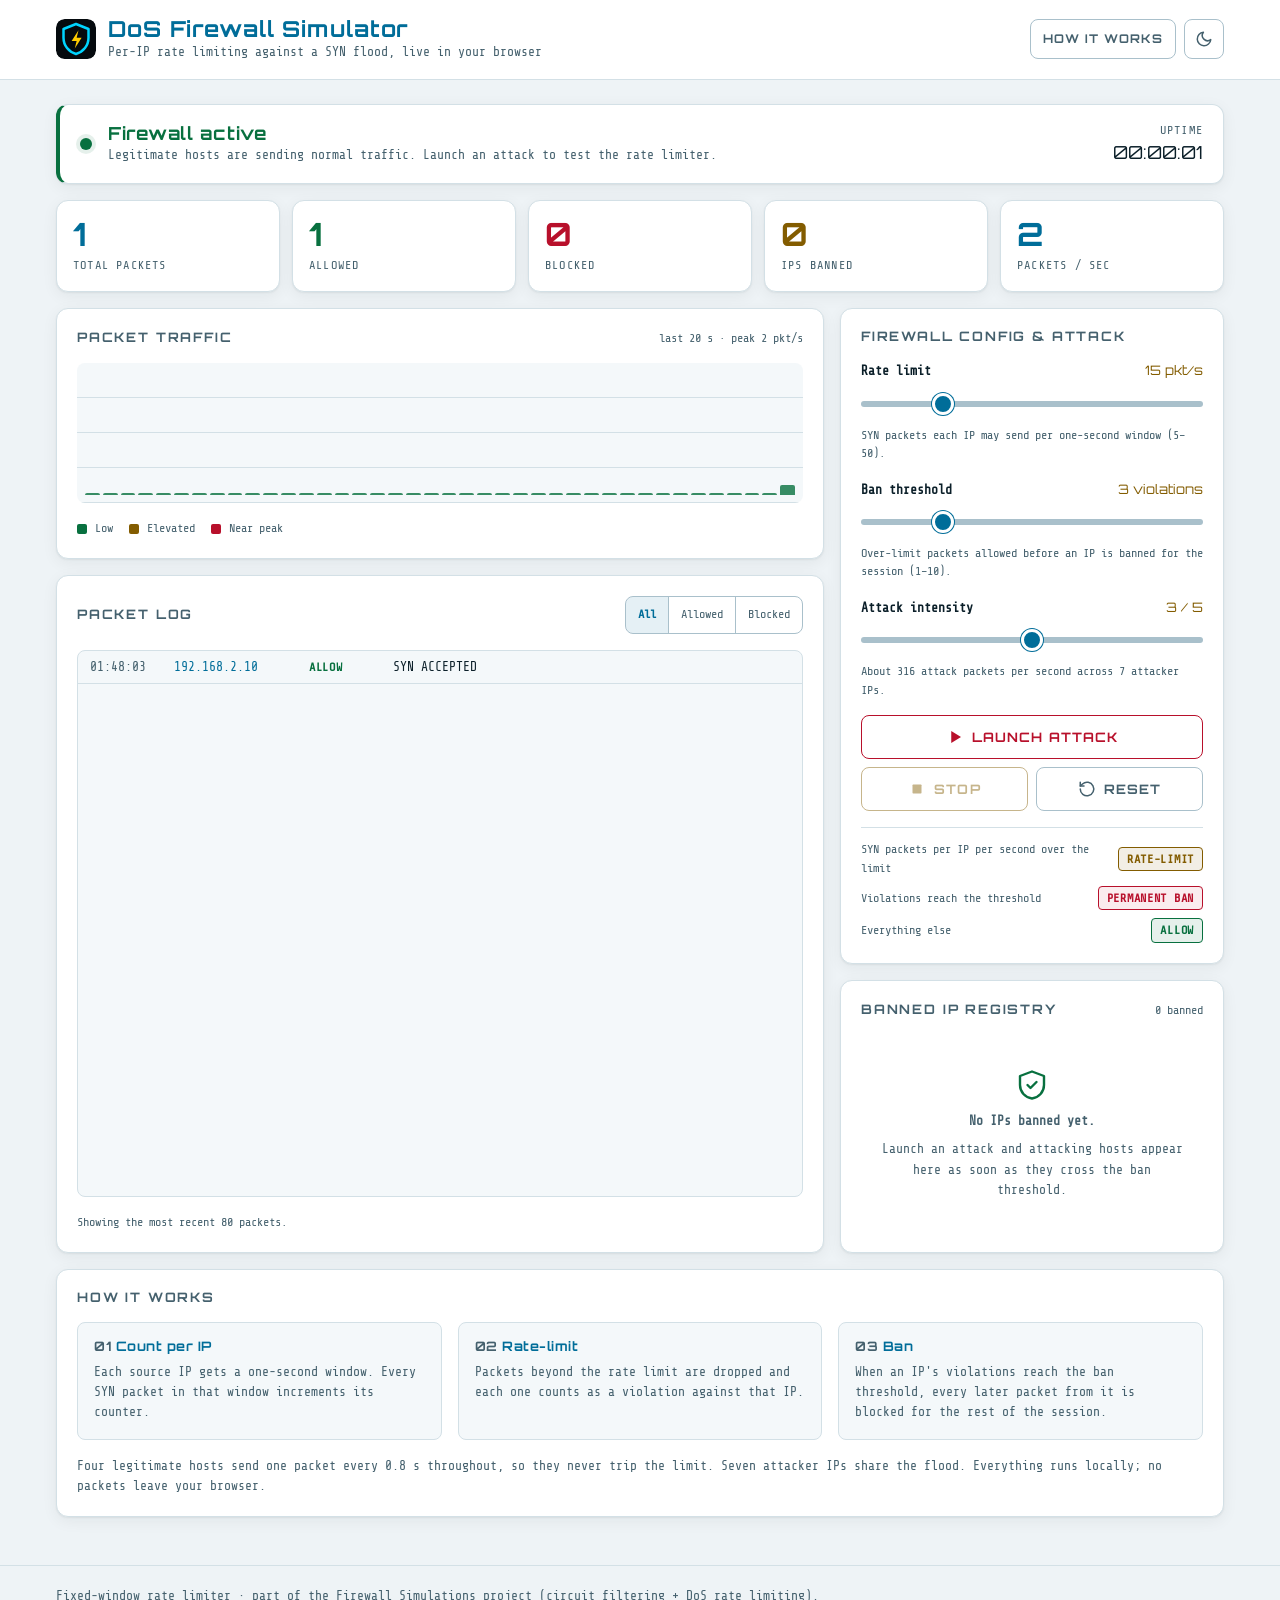
<file: web/index.html>
<!DOCTYPE html>
<html lang="en" data-theme="dark">
<head>
<meta charset="UTF-8">
<meta name="viewport" content="width=device-width, initial-scale=1.0">
<title>DoS Firewall Simulator · SYN-flood rate limiting</title>
<meta name="description" content="Interactive browser simulation of a rate-limiting firewall defending against a SYN flood: per-IP rate limits, violation counting and automatic bans.">
<meta name="color-scheme" content="dark light">
<meta name="theme-color" content="#050a0e" media="(prefers-color-scheme: dark)">
<meta name="theme-color" content="#f3f7f9" media="(prefers-color-scheme: light)">

<meta property="og:type" content="website">
<meta property="og:title" content="DoS Firewall Simulator">
<meta property="og:description" content="Launch a SYN flood and watch a per-IP rate limiter block and ban the attackers while legitimate traffic keeps flowing.">
<meta name="twitter:card" content="summary">
<meta name="twitter:title" content="DoS Firewall Simulator">
<meta name="twitter:description" content="Launch a SYN flood and watch a per-IP rate limiter block and ban the attackers while legitimate traffic keeps flowing.">

<link rel="icon" href="favicon.svg" type="image/svg+xml">
<link rel="preconnect" href="https://fonts.googleapis.com">
<link rel="preconnect" href="https://fonts.gstatic.com" crossorigin>
<link rel="stylesheet" href="https://fonts.googleapis.com/css2?family=Orbitron:wght@700&family=Share+Tech+Mono&display=swap">
<link rel="stylesheet" href="styles.css">

<script>
  // Apply the saved or system theme before first paint to avoid a flash.
  (function () {
    var theme = 'dark';
    try {
      var saved = localStorage.getItem('dos-sim-theme');
      if (saved === 'light' || saved === 'dark') theme = saved;
      else if (window.matchMedia && matchMedia('(prefers-color-scheme: light)').matches) theme = 'light';
    } catch (e) { /* storage unavailable: keep default */ }
    document.documentElement.setAttribute('data-theme', theme);
  })();
</script>
</head>
<body>

<a class="skip-link" href="#controls">Skip to controls</a>

<header class="site-header">
  <div class="container header-inner">
    <div class="brand">
      <img class="brand-mark" src="favicon.svg" alt="" width="40" height="40">
      <div>
        <h1 class="brand-title">DoS Firewall Simulator</h1>
        <p class="brand-subtitle">Per-IP rate limiting against a SYN flood, live in your browser</p>
      </div>
    </div>
    <div class="header-actions">
      <a class="btn btn-ghost btn-sm" href="#how-it-works">How it works</a>
      <button type="button" class="btn btn-ghost btn-sm btn-icon" id="theme-toggle" aria-label="Switch to light theme">
        <svg class="icon icon-sun" viewBox="0 0 24 24" aria-hidden="true"><circle cx="12" cy="12" r="4"/><path d="M12 2v2M12 20v2M4.93 4.93l1.41 1.41M17.66 17.66l1.41 1.41M2 12h2M20 12h2M4.93 19.07l1.41-1.41M17.66 6.34l1.41-1.41"/></svg>
        <svg class="icon icon-moon" viewBox="0 0 24 24" aria-hidden="true"><path d="M21 12.8A9 9 0 1 1 11.2 3a7 7 0 0 0 9.8 9.8Z"/></svg>
      </button>
    </div>
  </div>
</header>

<noscript>
  <div class="container"><p class="alert alert-warning">This simulator runs entirely in JavaScript. Enable JavaScript to use it.</p></div>
</noscript>

<main class="container" id="main">

  <div class="alert alert-danger" id="load-error" role="alert" hidden>
    <strong>The firewall engine failed to load.</strong>
    Make sure <code>rate-limiter.js</code> sits next to <code>index.html</code>, then reload the page.
  </div>

  <section class="status-banner" id="status-banner" data-state="idle" aria-labelledby="status-title">
    <span class="status-dot" aria-hidden="true"></span>
    <div class="status-text">
      <h2 class="status-title" id="status-title">Firewall active</h2>
      <p class="status-detail" id="status-detail" role="status">Legitimate hosts are sending normal traffic. Launch an attack to test the rate limiter.</p>
    </div>
    <div class="status-meta">
      <span class="meta-label">Uptime</span>
      <span class="meta-value" id="uptime">00:00:00</span>
    </div>
  </section>

  <section class="stats" aria-label="Firewall statistics">
    <div class="stat stat-accent">
      <span class="stat-label" id="lbl-total">Total packets</span>
      <span class="stat-value" id="stat-total" aria-labelledby="lbl-total">0</span>
    </div>
    <div class="stat stat-success">
      <span class="stat-label" id="lbl-allowed">Allowed</span>
      <span class="stat-value" id="stat-allowed" aria-labelledby="lbl-allowed">0</span>
    </div>
    <div class="stat stat-danger">
      <span class="stat-label" id="lbl-blocked">Blocked</span>
      <span class="stat-value" id="stat-blocked" aria-labelledby="lbl-blocked">0</span>
    </div>
    <div class="stat stat-warning">
      <span class="stat-label" id="lbl-ips">IPs banned</span>
      <span class="stat-value" id="stat-ips" aria-labelledby="lbl-ips">0</span>
    </div>
    <div class="stat stat-accent">
      <span class="stat-label" id="lbl-rate">Packets / sec</span>
      <span class="stat-value" id="stat-rate" aria-labelledby="lbl-rate">0</span>
    </div>
  </section>

  <div class="layout">

    <section class="card area-controls" id="controls" aria-labelledby="controls-title" tabindex="-1">
      <header class="card-header">
        <h2 class="card-title" id="controls-title">Firewall config &amp; attack</h2>
      </header>

      <div class="field">
        <div class="field-row">
          <label for="sl-rate">Rate limit</label>
          <output id="out-rate" for="sl-rate">15 pkt/s</output>
        </div>
        <input type="range" id="sl-rate" min="5" max="50" value="15" aria-describedby="hint-rate">
        <p class="field-hint" id="hint-rate">SYN packets each IP may send per one-second window (5–50).</p>
      </div>

      <div class="field">
        <div class="field-row">
          <label for="sl-ban">Ban threshold</label>
          <output id="out-ban" for="sl-ban">3 violations</output>
        </div>
        <input type="range" id="sl-ban" min="1" max="10" value="3" aria-describedby="hint-ban">
        <p class="field-hint" id="hint-ban">Over-limit packets allowed before an IP is banned for the session (1–10).</p>
      </div>

      <div class="field">
        <div class="field-row">
          <label for="sl-intensity">Attack intensity</label>
          <output id="out-intensity" for="sl-intensity">3 / 5</output>
        </div>
        <input type="range" id="sl-intensity" min="1" max="5" value="3" aria-describedby="hint-intensity">
        <p class="field-hint" id="hint-intensity">About <span id="intensity-pps">316</span> attack packets per second across 7 attacker IPs.</p>
      </div>

      <div class="btn-row">
        <button type="button" class="btn btn-danger" id="btn-attack" aria-pressed="false">
          <svg class="icon" viewBox="0 0 24 24" aria-hidden="true"><path d="M7 4v16l13-8z" fill="currentColor" stroke="none"/></svg>
          <span>Launch attack</span>
        </button>
        <button type="button" class="btn btn-warning" id="btn-stop" disabled>
          <svg class="icon" viewBox="0 0 24 24" aria-hidden="true"><rect x="6" y="6" width="12" height="12" rx="1" fill="currentColor" stroke="none"/></svg>
          <span>Stop</span>
        </button>
        <button type="button" class="btn btn-ghost" id="btn-reset">
          <svg class="icon" viewBox="0 0 24 24" aria-hidden="true"><path d="M3 12a9 9 0 1 0 3-6.7L3 8"/><path d="M3 3v5h5"/></svg>
          <span>Reset</span>
        </button>
      </div>

      <ul class="rules" aria-label="Active firewall rules">
        <li><span>SYN packets per IP per second over the limit</span><span class="tag tag-warning">Rate-limit</span></li>
        <li><span>Violations reach the threshold</span><span class="tag tag-danger">Permanent ban</span></li>
        <li><span>Everything else</span><span class="tag tag-success">Allow</span></li>
      </ul>
    </section>

    <section class="card area-chart" aria-labelledby="chart-title">
      <header class="card-header">
        <h2 class="card-title" id="chart-title">Packet traffic</h2>
        <span class="card-meta">last 20 s · peak <span id="chart-peak">0</span> pkt/s</span>
      </header>
      <div class="chart" id="traffic-bars" role="img" aria-label="Bar chart of total packets per second over the last 40 half-second intervals"></div>
      <ul class="legend" aria-hidden="true">
        <li><span class="swatch swatch-low"></span>Low</li>
        <li><span class="swatch swatch-mid"></span>Elevated</li>
        <li><span class="swatch swatch-high"></span>Near peak</li>
      </ul>
    </section>

    <section class="card area-log" aria-labelledby="log-title">
      <header class="card-header">
        <h2 class="card-title" id="log-title">Packet log</h2>
        <div class="segmented" role="radiogroup" aria-label="Filter packet log">
          <label><input type="radio" name="log-filter" value="all" checked><span>All</span></label>
          <label><input type="radio" name="log-filter" value="allow"><span>Allowed</span></label>
          <label><input type="radio" name="log-filter" value="block"><span>Blocked</span></label>
        </div>
      </header>
      <div class="log" id="log-body" data-filter="all" role="log" aria-labelledby="log-title" aria-live="off" tabindex="0">
        <p class="empty" id="log-empty">Waiting for the first packet…</p>
      </div>
      <p class="card-foot">Showing the most recent <span id="log-max">80</span> packets.</p>
    </section>

    <section class="card area-registry" aria-labelledby="registry-title">
      <header class="card-header">
        <h2 class="card-title" id="registry-title">Banned IP registry</h2>
        <span class="card-meta" id="registry-count">0 banned</span>
      </header>
      <div class="registry" id="registry-body" tabindex="0" aria-labelledby="registry-title">
        <div class="empty" id="registry-empty">
          <svg class="empty-icon" viewBox="0 0 24 24" aria-hidden="true"><path d="M12 3 4 6v6c0 4.6 3.4 8.4 8 9 4.6-.6 8-4.4 8-9V6l-8-3Z"/><path d="m9 12 2 2 4-4"/></svg>
          <p><strong>No IPs banned yet.</strong></p>
          <p>Launch an attack and attacking hosts appear here as soon as they cross the ban threshold.</p>
        </div>
      </div>
    </section>

  </div>

  <section class="card how" id="how-it-works" aria-labelledby="how-title">
    <h2 class="card-title" id="how-title">How it works</h2>
    <ol class="steps">
      <li>
        <h3>Count per IP</h3>
        <p>Each source IP gets a one-second window. Every SYN packet in that window increments its counter.</p>
      </li>
      <li>
        <h3>Rate-limit</h3>
        <p>Packets beyond the rate limit are dropped and each one counts as a violation against that IP.</p>
      </li>
      <li>
        <h3>Ban</h3>
        <p>When an IP's violations reach the ban threshold, every later packet from it is blocked for the rest of the session.</p>
      </li>
    </ol>
    <p class="how-note">Four legitimate hosts send one packet every 0.8 s throughout, so they never trip the limit. Seven attacker IPs share the flood. Everything runs locally; no packets leave your browser.</p>
  </section>

</main>

<footer class="site-footer">
  <div class="container">
    <p>Fixed-window rate limiter · part of the Firewall Simulations project (circuit filtering + DoS rate limiting).</p>
  </div>
</footer>

<script src="rate-limiter.js"></script>
<script src="app.js"></script>
</body>
</html>
</file>
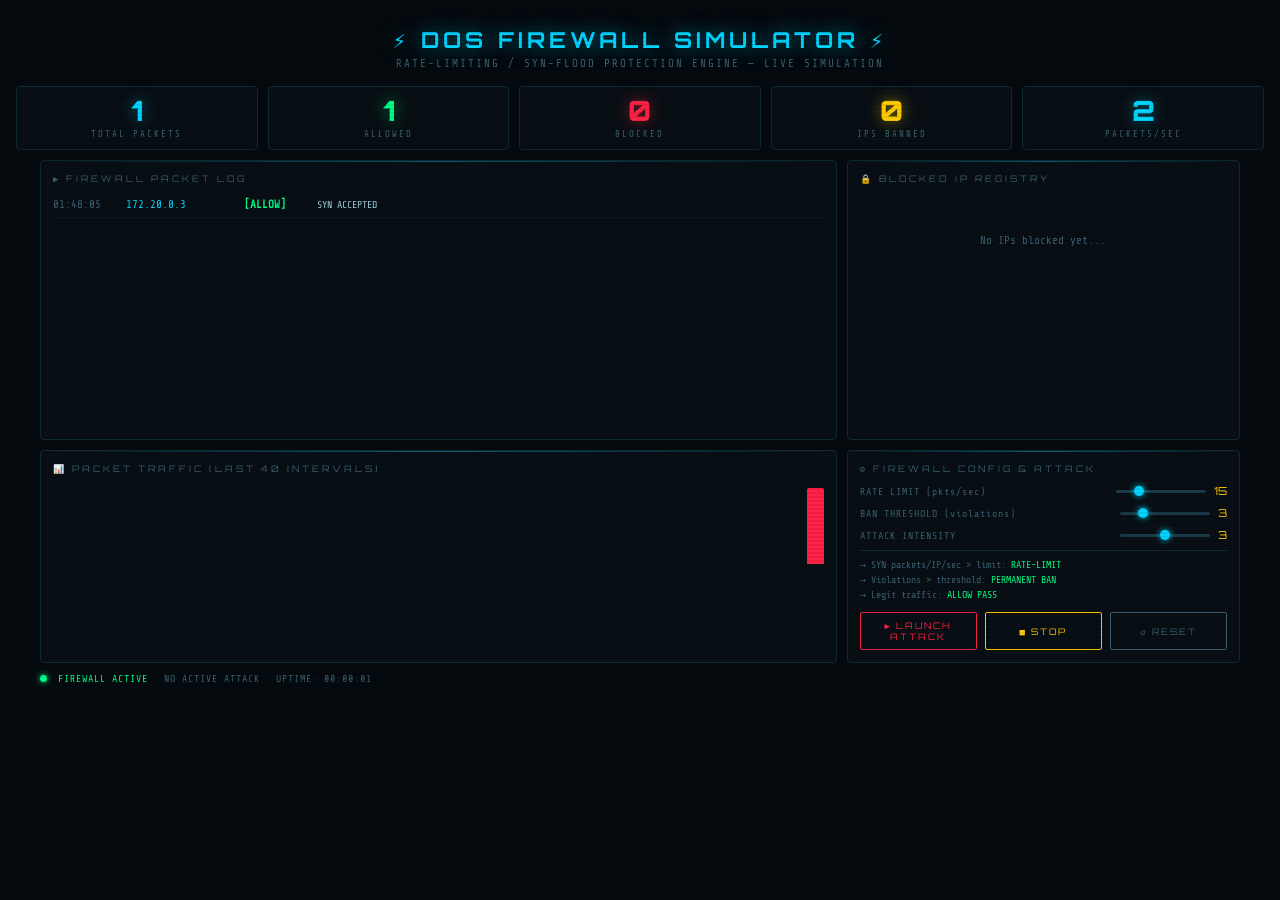
<file: circuit-filtering-firewall-simulation/firewall_simulator.html>
<!DOCTYPE html>
<html lang="en">
<head>
<meta charset="UTF-8">
<meta name="viewport" content="width=device-width, initial-scale=1.0">
<title>DoS Firewall Simulator</title>
<style>
  @import url('https://fonts.googleapis.com/css2?family=Share+Tech+Mono&family=Orbitron:wght@400;700;900&display=swap');

  :root {
    --bg: #050a0e;
    --panel: #080f14;
    --border: #0f2a35;
    --green: #00ff88;
    --red: #ff2244;
    --yellow: #ffcc00;
    --cyan: #00d4ff;
    --dim: #1a3a4a;
    --text: #a0d4e0;
    --muted: #3a6070;
  }

  * { box-sizing: border-box; margin: 0; padding: 0; }

  body {
    background: var(--bg);
    color: var(--text);
    font-family: 'Share Tech Mono', monospace;
    min-height: 100vh;
    padding: 16px;
    overflow-x: hidden;
  }

  /* Scanline effect */
  body::before {
    content: '';
    position: fixed; inset: 0;
    background: repeating-linear-gradient(0deg, transparent, transparent 2px, rgba(0,0,0,0.07) 2px, rgba(0,0,0,0.07) 4px);
    pointer-events: none;
    z-index: 9999;
  }

  h1 {
    font-family: 'Orbitron', monospace;
    font-size: clamp(14px, 2.5vw, 22px);
    color: var(--cyan);
    letter-spacing: 4px;
    text-shadow: 0 0 20px rgba(0,212,255,0.6);
    text-align: center;
    padding: 10px 0 4px;
  }

  .subtitle {
    text-align: center;
    color: var(--muted);
    font-size: 11px;
    letter-spacing: 2px;
    margin-bottom: 16px;
  }

  .grid {
    display: grid;
    grid-template-columns: 1fr 1fr 1fr;
    grid-template-rows: auto auto auto;
    gap: 10px;
    max-width: 1200px;
    margin: 0 auto;
  }

  .panel {
    background: var(--panel);
    border: 1px solid var(--border);
    border-radius: 4px;
    padding: 12px;
    position: relative;
    overflow: hidden;
  }

  .panel::before {
    content: '';
    position: absolute;
    top: 0; left: 0; right: 0;
    height: 1px;
    background: linear-gradient(90deg, transparent, var(--cyan), transparent);
    opacity: 0.4;
  }

  .panel-title {
    font-family: 'Orbitron', monospace;
    font-size: 9px;
    letter-spacing: 3px;
    color: var(--muted);
    margin-bottom: 10px;
    text-transform: uppercase;
  }

  /* Stats row */
  .stats-row { grid-column: 1 / -1; display: grid; grid-template-columns: repeat(5, 1fr); gap: 10px; }

  .stat-box {
    background: var(--panel);
    border: 1px solid var(--border);
    border-radius: 4px;
    padding: 10px 12px;
    text-align: center;
  }

  .stat-value {
    font-family: 'Orbitron', monospace;
    font-size: clamp(18px, 3vw, 28px);
    font-weight: 900;
    line-height: 1;
    margin-bottom: 4px;
  }

  .stat-label { font-size: 9px; letter-spacing: 2px; color: var(--muted); }

  .sv-total { color: var(--cyan); text-shadow: 0 0 15px rgba(0,212,255,0.5); }
  .sv-blocked { color: var(--red); text-shadow: 0 0 15px rgba(255,34,68,0.5); }
  .sv-allowed { color: var(--green); text-shadow: 0 0 15px rgba(0,255,136,0.5); }
  .sv-ips { color: var(--yellow); text-shadow: 0 0 15px rgba(255,204,0,0.5); }
  .sv-rate { color: var(--cyan); text-shadow: 0 0 15px rgba(0,212,255,0.4); }

  /* Log panel */
  .log-panel { grid-column: 1 / 3; grid-row: 2; height: 280px; }

  .log-body {
    height: 240px;
    overflow-y: auto;
    font-size: 11px;
    line-height: 1.7;
  }

  .log-body::-webkit-scrollbar { width: 4px; }
  .log-body::-webkit-scrollbar-track { background: var(--bg); }
  .log-body::-webkit-scrollbar-thumb { background: var(--dim); }

  .log-entry { display: flex; gap: 8px; padding: 2px 0; border-bottom: 1px solid rgba(15,42,53,0.5); }
  .log-time { color: var(--muted); min-width: 65px; }
  .log-ip { min-width: 110px; color: var(--cyan); }
  .log-action-allow { color: var(--green); min-width: 65px; font-weight: bold; }
  .log-action-block { color: var(--red); min-width: 65px; font-weight: bold; }
  .log-msg { color: var(--text); font-size: 10px; }

  /* IP blocklist */
  .blocklist-panel { grid-column: 3; grid-row: 2; height: 280px; }

  .blocklist-body { height: 240px; overflow-y: auto; font-size: 11px; }
  .blocklist-body::-webkit-scrollbar { width: 4px; }
  .blocklist-body::-webkit-scrollbar-track { background: var(--bg); }
  .blocklist-body::-webkit-scrollbar-thumb { background: var(--dim); }

  .block-entry {
    display: flex;
    justify-content: space-between;
    align-items: center;
    padding: 5px 6px;
    margin-bottom: 3px;
    background: rgba(255,34,68,0.05);
    border: 1px solid rgba(255,34,68,0.15);
    border-radius: 2px;
    animation: blockPulse 0.4s ease;
  }

  @keyframes blockPulse {
    0% { background: rgba(255,34,68,0.3); }
    100% { background: rgba(255,34,68,0.05); }
  }

  .block-ip { color: var(--red); }
  .block-count { color: var(--yellow); font-size: 10px; }
  .block-badge {
    background: rgba(255,34,68,0.2);
    border: 1px solid rgba(255,34,68,0.4);
    color: var(--red);
    font-size: 8px;
    padding: 1px 5px;
    border-radius: 2px;
    letter-spacing: 1px;
  }

  /* Traffic visualizer */
  .traffic-panel { grid-column: 1 / 3; grid-row: 3; }

  .traffic-bars {
    display: flex;
    align-items: flex-end;
    height: 80px;
    gap: 3px;
    overflow: hidden;
  }

  .t-bar {
    flex: 1;
    border-radius: 2px 2px 0 0;
    transition: height 0.2s ease;
    min-width: 4px;
  }

  /* Config & Controls */
  .controls-panel { grid-column: 3; grid-row: 3; }

  .config-row {
    display: flex;
    justify-content: space-between;
    align-items: center;
    margin-bottom: 8px;
    font-size: 11px;
  }

  .config-label { color: var(--muted); font-size: 10px; letter-spacing: 1px; }

  .config-val {
    color: var(--yellow);
    font-family: 'Orbitron', monospace;
    font-size: 11px;
  }

  .slider-wrap { display: flex; align-items: center; gap: 8px; }
  input[type=range] {
    -webkit-appearance: none;
    width: 90px;
    height: 3px;
    background: var(--dim);
    border-radius: 2px;
    outline: none;
  }
  input[type=range]::-webkit-slider-thumb {
    -webkit-appearance: none;
    width: 10px; height: 10px;
    background: var(--cyan);
    border-radius: 50%;
    cursor: pointer;
    box-shadow: 0 0 6px var(--cyan);
  }

  .btn-row { display: flex; gap: 8px; margin-top: 10px; flex-wrap: wrap; }

  button {
    font-family: 'Orbitron', monospace;
    font-size: 9px;
    letter-spacing: 2px;
    padding: 7px 12px;
    border: 1px solid;
    border-radius: 2px;
    cursor: pointer;
    transition: all 0.2s;
    background: transparent;
    flex: 1;
  }

  .btn-attack {
    border-color: var(--red);
    color: var(--red);
  }
  .btn-attack:hover, .btn-attack.active {
    background: rgba(255,34,68,0.15);
    box-shadow: 0 0 12px rgba(255,34,68,0.3);
  }

  .btn-stop {
    border-color: var(--yellow);
    color: var(--yellow);
  }
  .btn-stop:hover {
    background: rgba(255,204,0,0.1);
  }

  .btn-reset {
    border-color: var(--muted);
    color: var(--muted);
  }
  .btn-reset:hover {
    background: rgba(160,212,224,0.05);
    border-color: var(--text);
    color: var(--text);
  }

  /* Status bar */
  .status-bar {
    max-width: 1200px;
    margin: 10px auto 0;
    display: flex;
    align-items: center;
    gap: 16px;
    font-size: 10px;
    color: var(--muted);
    letter-spacing: 1px;
  }

  .status-dot {
    width: 7px; height: 7px;
    border-radius: 50%;
    display: inline-block;
    margin-right: 5px;
  }
  .dot-active { background: var(--green); box-shadow: 0 0 6px var(--green); animation: blink 1s infinite; }
  .dot-attack { background: var(--red); box-shadow: 0 0 6px var(--red); animation: blink 0.3s infinite; }
  .dot-idle { background: var(--muted); }

  @keyframes blink { 0%,100%{opacity:1} 50%{opacity:0.3} }

  .firewall-status { color: var(--green); }
  .firewall-status.under-attack { color: var(--red); animation: blink 0.5s infinite; }

  /* Tooltip for firewall rules */
  .rules-section { margin-top: 6px; padding-top: 6px; border-top: 1px solid var(--border); }
  .rule-item { font-size: 10px; color: var(--muted); padding: 2px 0; }
  .rule-item span { color: var(--green); }

  /* Attack wave animation */
  @keyframes attackWave {
    0% { opacity: 0; transform: translateX(-10px); }
    100% { opacity: 1; transform: translateX(0); }
  }
  .log-entry { animation: attackWave 0.15s ease; }
</style>
</head>
<body>

<h1>⚡ DOS FIREWALL SIMULATOR ⚡</h1>
<p class="subtitle">RATE-LIMITING / SYN-FLOOD PROTECTION ENGINE — LIVE SIMULATION</p>

<div class="stats-row">
  <div class="stat-box">
    <div class="stat-value sv-total" id="stat-total">0</div>
    <div class="stat-label">TOTAL PACKETS</div>
  </div>
  <div class="stat-box">
    <div class="stat-value sv-allowed" id="stat-allowed">0</div>
    <div class="stat-label">ALLOWED</div>
  </div>
  <div class="stat-box">
    <div class="stat-value sv-blocked" id="stat-blocked">0</div>
    <div class="stat-label">BLOCKED</div>
  </div>
  <div class="stat-box">
    <div class="stat-value sv-ips" id="stat-ips">0</div>
    <div class="stat-label">IPS BANNED</div>
  </div>
  <div class="stat-box">
    <div class="stat-value sv-rate" id="stat-rate">0</div>
    <div class="stat-label">PACKETS/SEC</div>
  </div>
</div>

<div class="grid">

  <!-- Log Panel -->
  <div class="panel log-panel">
    <div class="panel-title">▶ FIREWALL PACKET LOG</div>
    <div class="log-body" id="log-body"></div>
  </div>

  <!-- Blocklist -->
  <div class="panel blocklist-panel">
    <div class="panel-title">🔒 BLOCKED IP REGISTRY</div>
    <div class="blocklist-body" id="blocklist-body">
      <div style="color:var(--muted);font-size:11px;text-align:center;padding-top:40px;">No IPs blocked yet...</div>
    </div>
  </div>

  <!-- Traffic chart -->
  <div class="panel traffic-panel">
    <div class="panel-title">📊 PACKET TRAFFIC (LAST 40 INTERVALS)</div>
    <div class="traffic-bars" id="traffic-bars"></div>
  </div>

  <!-- Controls -->
  <div class="panel controls-panel">
    <div class="panel-title">⚙ FIREWALL CONFIG & ATTACK</div>

    <div class="config-row">
      <span class="config-label">RATE LIMIT (pkts/sec)</span>
      <div class="slider-wrap">
        <input type="range" id="sl-rate" min="5" max="50" value="15">
        <span class="config-val" id="lbl-rate">15</span>
      </div>
    </div>
    <div class="config-row">
      <span class="config-label">BAN THRESHOLD (violations)</span>
      <div class="slider-wrap">
        <input type="range" id="sl-ban" min="1" max="10" value="3">
        <span class="config-val" id="lbl-ban">3</span>
      </div>
    </div>
    <div class="config-row">
      <span class="config-label">ATTACK INTENSITY</span>
      <div class="slider-wrap">
        <input type="range" id="sl-intensity" min="1" max="5" value="3">
        <span class="config-val" id="lbl-intensity">3</span>
      </div>
    </div>

    <div class="rules-section">
      <div class="rule-item">→ SYN packets/IP/sec &gt; limit: <span>RATE-LIMIT</span></div>
      <div class="rule-item">→ Violations &gt; threshold: <span>PERMANENT BAN</span></div>
      <div class="rule-item">→ Legit traffic: <span>ALLOW PASS</span></div>
    </div>

    <div class="btn-row">
      <button class="btn-attack" id="btn-attack" onclick="startAttack()">▶ LAUNCH ATTACK</button>
      <button class="btn-stop" onclick="stopAttack()">■ STOP</button>
      <button class="btn-reset" onclick="resetAll()">↺ RESET</button>
    </div>
  </div>

</div>

<div class="status-bar">
  <div>
    <span class="status-dot dot-active" id="fw-dot"></span>
    <span class="firewall-status" id="fw-status">FIREWALL ACTIVE</span>
  </div>
  <div id="attack-status" style="color:var(--muted)">NO ACTIVE ATTACK</div>
  <div id="uptime-display">UPTIME: 00:00:00</div>
</div>

<script>
// ─── FIREWALL ENGINE ───────────────────────────────────────────────
const firewall = {
  rateLimit: 15,       // max SYN packets per IP per second
  banThreshold: 3,     // violations before permanent ban
  windowMs: 1000,      // rate window in ms

  ipTable: {},         // { ip: { count, windowStart, violations, banned } }
  bannedIPs: new Set(),

  processPacket(ip, timestamp) {
    if (this.bannedIPs.has(ip)) {
      return { action: 'BLOCK', reason: 'IP PERMANENTLY BANNED', ip };
    }

    if (!this.ipTable[ip]) {
      this.ipTable[ip] = { count: 1, windowStart: timestamp, violations: 0 };
      return { action: 'ALLOW', reason: 'SYN ACCEPTED', ip };
    }

    const entry = this.ipTable[ip];
    const elapsed = timestamp - entry.windowStart;

    if (elapsed > this.windowMs) {
      // New window
      entry.count = 1;
      entry.windowStart = timestamp;
      return { action: 'ALLOW', reason: 'SYN ACCEPTED', ip };
    }

    entry.count++;

    if (entry.count > this.rateLimit) {
      entry.violations++;
      if (entry.violations >= this.banThreshold) {
        this.bannedIPs.add(ip);
        return { action: 'BLOCK', reason: `BANNED after ${entry.violations} violations`, ip };
      }
      return { action: 'BLOCK', reason: `RATE EXCEEDED (${entry.count}/${this.rateLimit} pkt/s)`, ip };
    }

    return { action: 'ALLOW', reason: 'SYN ACCEPTED', ip };
  },

  reset() {
    this.ipTable = {};
    this.bannedIPs = new Set();
  }
};

// ─── ATTACK SIMULATOR ──────────────────────────────────────────────
const ATTACKER_IPS = [
  '192.168.1.101', '10.0.0.44', '172.16.0.9', '192.168.0.250',
  '10.10.10.10', '203.0.113.77', '198.51.100.3'
];
const LEGIT_IPS = [
  '192.168.1.5', '10.0.0.1', '172.20.0.3', '192.168.2.10'
];

let attackInterval = null;
let legitInterval = null;
let statsInterval = null;
let uptimeInterval = null;
let isAttacking = false;

let stats = { total: 0, allowed: 0, blocked: 0, rate: 0, rateCounter: 0 };
let trafficHistory = new Array(40).fill(0);
let startTime = Date.now();
let lastRateReset = Date.now();

function randomIP(arr) { return arr[Math.floor(Math.random() * arr.length)]; }

function getIntensity() { return parseInt(document.getElementById('sl-intensity').value); }

function startAttack() {
  if (isAttacking) return;
  isAttacking = true;
  document.getElementById('btn-attack').classList.add('active');
  document.getElementById('fw-dot').className = 'status-dot dot-attack';
  document.getElementById('fw-status').textContent = '⚠ UNDER ATTACK';
  document.getElementById('fw-status').className = 'firewall-status under-attack';
  document.getElementById('attack-status').textContent = '🔴 SYN FLOOD ATTACK IN PROGRESS';
  document.getElementById('attack-status').style.color = 'var(--red)';

  const intensity = getIntensity();
  const intervalMs = Math.max(10, 80 - intensity * 14);  // faster = more intense
  const packetsPerTick = intensity * 4;

  attackInterval = setInterval(() => {
    for (let i = 0; i < packetsPerTick; i++) {
      sendPacket(randomIP(ATTACKER_IPS));
    }
  }, intervalMs);
}

function stopAttack() {
  if (!isAttacking) return;
  isAttacking = false;
  clearInterval(attackInterval);
  attackInterval = null;
  document.getElementById('btn-attack').classList.remove('active');
  document.getElementById('fw-dot').className = 'status-dot dot-active';
  document.getElementById('fw-status').textContent = 'FIREWALL ACTIVE';
  document.getElementById('fw-status').className = 'firewall-status';
  document.getElementById('attack-status').textContent = 'ATTACK STOPPED';
  document.getElementById('attack-status').style.color = 'var(--yellow)';
}

function resetAll() {
  stopAttack();
  firewall.reset();
  stats = { total: 0, allowed: 0, blocked: 0, rate: 0, rateCounter: 0 };
  trafficHistory = new Array(40).fill(0);
  document.getElementById('log-body').innerHTML = '';
  document.getElementById('blocklist-body').innerHTML = '<div style="color:var(--muted);font-size:11px;text-align:center;padding-top:40px;">No IPs blocked yet...</div>';
  updateStats();
  renderTraffic();
  document.getElementById('attack-status').textContent = 'NO ACTIVE ATTACK';
  document.getElementById('attack-status').style.color = 'var(--muted)';
}

function sendPacket(ip) {
  const now = Date.now();
  const result = firewall.processPacket(ip, now);
  stats.total++;
  stats.rateCounter++;

  if (result.action === 'ALLOW') {
    stats.allowed++;
    addLog(ip, 'ALLOW', result.reason);
  } else {
    stats.blocked++;
    addLog(ip, 'BLOCK', result.reason);
    if (firewall.bannedIPs.has(ip)) updateBlocklist(ip);
  }
}

// ─── UI UPDATES ────────────────────────────────────────────────────
const MAX_LOG = 80;

function addLog(ip, action, msg) {
  const log = document.getElementById('log-body');
  const now = new Date();
  const ts = `${String(now.getHours()).padStart(2,'0')}:${String(now.getMinutes()).padStart(2,'0')}:${String(now.getSeconds()).padStart(2,'0')}`;

  const entry = document.createElement('div');
  entry.className = 'log-entry';
  entry.innerHTML = `
    <span class="log-time">${ts}</span>
    <span class="log-ip">${ip}</span>
    <span class="log-action-${action.toLowerCase()}">[${action}]</span>
    <span class="log-msg">${msg}</span>
  `;

  log.insertBefore(entry, log.firstChild);

  // Trim log
  while (log.children.length > MAX_LOG) {
    log.removeChild(log.lastChild);
  }
}

const blocklistEntries = {};

function updateBlocklist(ip) {
  const body = document.getElementById('blocklist-body');
  const ipEntry = firewall.ipTable[ip];
  const count = ipEntry ? ipEntry.count : 0;

  if (!blocklistEntries[ip]) {
    // Remove placeholder
    const placeholder = body.querySelector('div');
    if (placeholder && placeholder.textContent.includes('No IPs')) placeholder.remove();

    const el = document.createElement('div');
    el.className = 'block-entry';
    el.id = `block-${ip.replace(/\./g,'-')}`;
    el.innerHTML = `
      <span class="block-ip">${ip}</span>
      <span class="block-count" id="bc-${ip.replace(/\./g,'-')}">pkts: ${count}</span>
      <span class="block-badge">BANNED</span>
    `;
    body.insertBefore(el, body.firstChild);
    blocklistEntries[ip] = true;
  }
}

function updateStats() {
  document.getElementById('stat-total').textContent = stats.total.toLocaleString();
  document.getElementById('stat-allowed').textContent = stats.allowed.toLocaleString();
  document.getElementById('stat-blocked').textContent = stats.blocked.toLocaleString();
  document.getElementById('stat-ips').textContent = firewall.bannedIPs.size;
  document.getElementById('stat-rate').textContent = stats.rate;
}

function renderTraffic() {
  const container = document.getElementById('traffic-bars');
  container.innerHTML = '';
  const maxVal = Math.max(...trafficHistory, 1);
  trafficHistory.forEach((val, i) => {
    const bar = document.createElement('div');
    bar.className = 't-bar';
    const pct = (val / maxVal) * 76;
    bar.style.height = pct + 'px';
    // Color: high traffic = red, medium = yellow, low = green
    const ratio = val / maxVal;
    if (ratio > 0.7) bar.style.background = `rgba(255,34,68,${0.5 + ratio * 0.5})`;
    else if (ratio > 0.3) bar.style.background = `rgba(255,204,0,${0.5 + ratio * 0.4})`;
    else bar.style.background = `rgba(0,255,136,${0.3 + ratio * 0.5})`;
    container.appendChild(bar);
  });
}

// ─── INTERVALS ─────────────────────────────────────────────────────

// Legit traffic (always running at low rate)
legitInterval = setInterval(() => {
  sendPacket(randomIP(LEGIT_IPS));
}, 800);

// Stats + traffic update
statsInterval = setInterval(() => {
  // Calc rate
  const now = Date.now();
  const elapsed = (now - lastRateReset) / 1000;
  stats.rate = Math.round(stats.rateCounter / Math.max(elapsed, 0.1));
  stats.rateCounter = 0;
  lastRateReset = now;

  trafficHistory.push(stats.rate);
  if (trafficHistory.length > 40) trafficHistory.shift();

  updateStats();
  renderTraffic();
}, 500);

// Uptime
uptimeInterval = setInterval(() => {
  const elapsed = Math.floor((Date.now() - startTime) / 1000);
  const h = String(Math.floor(elapsed / 3600)).padStart(2,'0');
  const m = String(Math.floor((elapsed % 3600) / 60)).padStart(2,'0');
  const s = String(elapsed % 60).padStart(2,'0');
  document.getElementById('uptime-display').textContent = `UPTIME: ${h}:${m}:${s}`;
}, 1000);

// ─── SLIDER LISTENERS ──────────────────────────────────────────────
document.getElementById('sl-rate').addEventListener('input', e => {
  firewall.rateLimit = parseInt(e.target.value);
  document.getElementById('lbl-rate').textContent = e.target.value;
});
document.getElementById('sl-ban').addEventListener('input', e => {
  firewall.banThreshold = parseInt(e.target.value);
  document.getElementById('lbl-ban').textContent = e.target.value;
});
document.getElementById('sl-intensity').addEventListener('input', e => {
  document.getElementById('lbl-intensity').textContent = e.target.value;
  // Restart attack with new intensity if running
  if (isAttacking) { stopAttack(); startAttack(); }
});

// Init traffic bars
renderTraffic();
</script>
</body>
</html>
</file>
<file: web/styles.css>
/*
 * DoS Firewall Simulator — design tokens and components.
 *
 * Spacing uses a 4px scale (--space-1 … --space-8), type uses a fixed scale
 * (--text-xs … --text-2xl), and every colour is a semantic token defined once
 * per theme. Components only reference tokens, never raw values.
 */

/* ── Tokens ─────────────────────────────────────────────────────────── */
:root {
  --space-1: 4px;
  --space-2: 8px;
  --space-3: 12px;
  --space-4: 16px;
  --space-5: 20px;
  --space-6: 24px;
  --space-7: 32px;
  --space-8: 48px;

  --text-xs: 0.75rem;   /* 12px */
  --text-sm: 0.8125rem; /* 13px */
  --text-base: 0.9375rem; /* 15px */
  --text-lg: 1.125rem;  /* 18px */
  --text-xl: 1.375rem;  /* 22px */
  --text-2xl: clamp(1.5rem, 1.1rem + 1.6vw, 2rem);

  --font-mono: 'Share Tech Mono', ui-monospace, SFMono-Regular, Menlo, Consolas, monospace;
  --font-display: 'Orbitron', var(--font-mono);

  --radius-sm: 4px;
  --radius-md: 8px;
  --radius-lg: 12px;

  --tap: 44px;
  --ease: cubic-bezier(0.2, 0.7, 0.2, 1);
  --dur: 160ms;
  --container: 1200px;
}

/* Dark is the project's native look. Contrast ratios are against --surface. */
:root[data-theme='dark'] {
  --bg: #050a0e;
  --surface: #0a141b;
  --surface-2: #0f1d26;
  --border: #1b3644;
  --border-strong: #2a5063;
  --text: #d3ecf3;        /* 15.1:1 */
  --text-muted: #8fb2c0;  /* 8.2:1 */
  --accent: #33ddff;      /* 11.5:1 */
  --success: #2ef59a;     /* 13.0:1 */
  --danger: #ff5c73;      /* 6.2:1 */
  --warning: #ffd23f;     /* 12.9:1 */
  --on-solid: #050a0e;
  --accent-soft: rgba(51, 221, 255, 0.12);
  --success-soft: rgba(46, 245, 154, 0.12);
  --danger-soft: rgba(255, 92, 115, 0.14);
  --warning-soft: rgba(255, 210, 63, 0.14);
  --glow: 0 0 18px;
  --glow-sm: 0 0 10px;
  --shadow: 0 1px 0 rgba(255, 255, 255, 0.02) inset, 0 8px 24px rgba(0, 0, 0, 0.35);
  --focus: #33ddff;
  color-scheme: dark;
}

:root[data-theme='light'] {
  --bg: #eef3f6;
  --surface: #ffffff;
  --surface-2: #f4f8fa;
  --border: #d3e0e6;
  --border-strong: #a9c0cb;
  --text: #0b1f29;        /* 16.9:1 */
  --text-muted: #44606d;  /* 6.7:1 */
  --accent: #006d99;      /* 5.8:1 */
  --success: #08703f;     /* 6.2:1 */
  --danger: #b8102b;      /* 6.7:1 */
  --warning: #835c00;     /* 6.0:1 */
  --on-solid: #ffffff;
  --accent-soft: rgba(0, 109, 153, 0.1);
  --success-soft: rgba(8, 112, 63, 0.1);
  --danger-soft: rgba(184, 16, 43, 0.08);
  --warning-soft: rgba(131, 92, 0, 0.1);
  --glow: 0 0 0;
  --glow-sm: 0 0 0;
  --shadow: 0 1px 2px rgba(11, 31, 41, 0.06), 0 4px 16px rgba(11, 31, 41, 0.06);
  --focus: #006d99;
  color-scheme: light;
}

/* ── Base ───────────────────────────────────────────────────────────── */
*, *::before, *::after { box-sizing: border-box; }
* { margin: 0; }

html { -webkit-text-size-adjust: 100%; scroll-behavior: smooth; }

body {
  background: var(--bg);
  color: var(--text);
  font-family: var(--font-mono);
  font-size: var(--text-base);
  line-height: 1.55;
  min-height: 100vh;
  display: flex;
  flex-direction: column;
  overflow-x: hidden;
  transition: background-color var(--dur) var(--ease), color var(--dur) var(--ease);
}

/* Subtle CRT scanlines in the dark theme only. */
:root[data-theme='dark'] body::before {
  content: '';
  position: fixed;
  inset: 0;
  background: repeating-linear-gradient(0deg, transparent 0 2px, rgba(0, 0, 0, 0.06) 2px 4px);
  pointer-events: none;
  z-index: 100;
}

h1, h2, h3 { font-family: var(--font-display); font-weight: 700; line-height: 1.2; letter-spacing: 0.04em; }

a { color: var(--accent); }
code { font-family: var(--font-mono); background: var(--surface-2); padding: 0 var(--space-1); border-radius: var(--radius-sm); }

:focus-visible { outline: 2px solid var(--focus); outline-offset: 2px; border-radius: var(--radius-sm); }

.container { width: 100%; max-width: var(--container); margin-inline: auto; padding-inline: var(--space-4); }

.skip-link {
  position: absolute;
  left: var(--space-4);
  top: -100px;
  z-index: 200;
  background: var(--accent);
  color: var(--on-solid);
  padding: var(--space-2) var(--space-4);
  border-radius: var(--radius-md);
  font-weight: 700;
  text-decoration: none;
}
.skip-link:focus { top: var(--space-2); }

.icon { width: 18px; height: 18px; flex: none; fill: none; stroke: currentColor; stroke-width: 2; stroke-linecap: round; stroke-linejoin: round; }

/* ── Header / footer ────────────────────────────────────────────────── */
.site-header { border-bottom: 1px solid var(--border); background: var(--surface); }
.header-inner { display: flex; align-items: center; justify-content: space-between; gap: var(--space-4); padding-block: var(--space-4); }
.brand { display: flex; align-items: center; gap: var(--space-3); min-width: 0; }
.brand-mark { border-radius: var(--radius-md); flex: none; }
.brand-title { font-size: var(--text-xl); color: var(--accent); text-shadow: var(--glow) var(--accent-soft); }
.brand-subtitle { color: var(--text-muted); font-size: var(--text-sm); }
.header-actions { display: flex; gap: var(--space-2); flex: none; }

.site-footer { margin-top: auto; border-top: 1px solid var(--border); color: var(--text-muted); font-size: var(--text-sm); }
.site-footer .container { padding-block: var(--space-5); }

main { padding-block: var(--space-6) var(--space-8); display: grid; gap: var(--space-4); }

/* ── Buttons ────────────────────────────────────────────────────────── */
.btn {
  --btn-color: var(--text);
  --btn-soft: var(--surface-2);
  display: inline-flex;
  align-items: center;
  justify-content: center;
  gap: var(--space-2);
  min-height: var(--tap);
  padding: var(--space-2) var(--space-4);
  font: 700 var(--text-sm) / 1 var(--font-display);
  letter-spacing: 0.08em;
  text-transform: uppercase;
  text-decoration: none;
  color: var(--btn-color);
  background: transparent;
  border: 1px solid var(--btn-color);
  border-radius: var(--radius-md);
  cursor: pointer;
  transition: background-color var(--dur) var(--ease), box-shadow var(--dur) var(--ease), transform var(--dur) var(--ease), opacity var(--dur) var(--ease);
}
.btn:hover:not(:disabled) { background: var(--btn-soft); }
.btn:active:not(:disabled) { transform: translateY(1px); }
.btn:disabled { opacity: 0.45; cursor: not-allowed; }
.btn-sm { min-height: 40px; padding-inline: var(--space-3); font-size: var(--text-xs); }
.btn-icon { width: 40px; padding: 0; }
.btn-danger { --btn-color: var(--danger); --btn-soft: var(--danger-soft); }
.btn-warning { --btn-color: var(--warning); --btn-soft: var(--warning-soft); }
.btn-ghost { --btn-color: var(--text-muted); border-color: var(--border-strong); }
.btn-ghost:hover:not(:disabled) { color: var(--text); }
.btn.btn-danger[aria-pressed='true'],
.btn.btn-danger[aria-pressed='true']:hover { background: var(--danger); color: var(--on-solid); box-shadow: var(--glow) var(--danger-soft); }

:root[data-theme='dark'] .icon-moon,
:root[data-theme='light'] .icon-sun { display: none; }

/* ── Alerts & status ────────────────────────────────────────────────── */
.alert { padding: var(--space-3) var(--space-4); border: 1px solid; border-radius: var(--radius-md); font-size: var(--text-sm); }
.alert-danger { color: var(--danger); background: var(--danger-soft); }
.alert-warning { color: var(--warning); background: var(--warning-soft); margin-top: var(--space-4); }
.alert[hidden] { display: none; }

.status-banner {
  --state: var(--success);
  --state-soft: var(--success-soft);
  display: flex;
  align-items: center;
  gap: var(--space-4);
  padding: var(--space-4) var(--space-5);
  background: var(--surface);
  border: 1px solid var(--border);
  border-left: 4px solid var(--state);
  border-radius: var(--radius-lg);
  box-shadow: var(--shadow);
  transition: border-color var(--dur) var(--ease);
}
.status-banner[data-state='attack'] { --state: var(--danger); --state-soft: var(--danger-soft); }
.status-banner[data-state='stopped'] { --state: var(--warning); --state-soft: var(--warning-soft); }
.status-banner[data-state='error'] { --state: var(--danger); --state-soft: var(--danger-soft); }
.status-dot { width: 12px; height: 12px; flex: none; border-radius: 50%; background: var(--state); box-shadow: 0 0 0 4px var(--state-soft); }
.status-banner[data-state='idle'] .status-dot { animation: pulse 2s ease-in-out infinite; }
.status-banner[data-state='attack'] .status-dot { animation: pulse 0.6s ease-in-out infinite; }
.status-text { flex: 1; min-width: 0; }
.status-title { font-size: var(--text-lg); color: var(--state); }
.status-detail { color: var(--text-muted); font-size: var(--text-sm); }
.status-meta { display: grid; text-align: right; flex: none; }
.meta-label { font-size: var(--text-xs); color: var(--text-muted); text-transform: uppercase; letter-spacing: 0.1em; }
.meta-value { font-family: var(--font-display); font-size: var(--text-lg); font-variant-numeric: tabular-nums; }

@keyframes pulse { 50% { opacity: 0.35; } }

/* ── Stats ──────────────────────────────────────────────────────────── */
.stats { display: grid; grid-template-columns: repeat(5, minmax(0, 1fr)); gap: var(--space-3); }
.stat {
  --tone: var(--accent);
  display: flex;
  flex-direction: column-reverse;
  gap: var(--space-1);
  padding: var(--space-4);
  background: var(--surface);
  border: 1px solid var(--border);
  border-radius: var(--radius-lg);
  box-shadow: var(--shadow);
  min-width: 0;
}
.stat-success { --tone: var(--success); }
.stat-danger { --tone: var(--danger); }
.stat-warning { --tone: var(--warning); }
.stat-label { font-size: var(--text-xs); color: var(--text-muted); text-transform: uppercase; letter-spacing: 0.1em; }
.stat-value {
  font: 700 var(--text-2xl) / 1.1 var(--font-display);
  color: var(--tone);
  text-shadow: var(--glow-sm) color-mix(in srgb, var(--tone) 30%, transparent);
  font-variant-numeric: tabular-nums;
  overflow: hidden;
  text-overflow: ellipsis;
  white-space: nowrap;
}

/* ── Cards & layout ─────────────────────────────────────────────────── */
.layout {
  display: grid;
  gap: var(--space-4);
  grid-template-columns: minmax(0, 2fr) minmax(0, 1fr);
  grid-template-areas:
    'chart controls'
    'log   controls'
    'log   registry';
  grid-template-rows: auto auto 1fr;
}
.area-controls { grid-area: controls; }
.area-chart { grid-area: chart; }
.area-log { grid-area: log; }
.area-log .log { flex: 1 1 0; min-height: 360px; height: auto; }
.area-registry { grid-area: registry; }

.card {
  background: var(--surface);
  border: 1px solid var(--border);
  border-radius: var(--radius-lg);
  padding: var(--space-5);
  box-shadow: var(--shadow);
  min-width: 0;
  display: flex;
  flex-direction: column;
  gap: var(--space-4);
}
.card:focus { outline: none; }
.card-header { display: flex; align-items: center; justify-content: space-between; gap: var(--space-3); flex-wrap: wrap; }
.card-title { font-size: var(--text-sm); text-transform: uppercase; letter-spacing: 0.14em; color: var(--text-muted); }
.card-meta { font-size: var(--text-xs); color: var(--text-muted); }
.card-foot { font-size: var(--text-xs); color: var(--text-muted); }

.empty { color: var(--text-muted); font-size: var(--text-sm); text-align: center; padding: var(--space-7) var(--space-4); display: grid; justify-items: center; gap: var(--space-2); }
.empty-icon { width: 36px; height: 36px; fill: none; stroke: var(--success); stroke-width: 1.6; stroke-linecap: round; stroke-linejoin: round; }

/* ── Form controls ──────────────────────────────────────────────────── */
.field { display: grid; gap: var(--space-2); }
.field-row { display: flex; align-items: baseline; justify-content: space-between; gap: var(--space-3); }
.field label { font-size: var(--text-sm); font-weight: 700; }
.field output { font-family: var(--font-display); font-size: var(--text-sm); color: var(--warning); font-variant-numeric: tabular-nums; white-space: nowrap; }
.field-hint { font-size: var(--text-xs); color: var(--text-muted); }

input[type='range'] {
  -webkit-appearance: none;
  appearance: none;
  width: 100%;
  height: var(--tap);
  background: transparent;
  cursor: pointer;
  margin: calc(var(--space-2) * -1) 0;
}
input[type='range']::-webkit-slider-runnable-track { height: 6px; border-radius: 3px; background: var(--border-strong); }
input[type='range']::-moz-range-track { height: 6px; border-radius: 3px; background: var(--border-strong); }
input[type='range']::-moz-range-progress { height: 6px; border-radius: 3px; background: var(--accent); }
input[type='range']::-webkit-slider-thumb {
  -webkit-appearance: none;
  width: 22px;
  height: 22px;
  margin-top: -8px;
  border-radius: 50%;
  background: var(--accent);
  border: 3px solid var(--surface);
  box-shadow: 0 0 0 1px var(--accent), var(--glow) var(--accent-soft);
  transition: transform var(--dur) var(--ease);
}
input[type='range']::-moz-range-thumb {
  width: 16px;
  height: 16px;
  border-radius: 50%;
  background: var(--accent);
  border: 3px solid var(--surface);
  box-shadow: 0 0 0 1px var(--accent);
}
input[type='range']:hover::-webkit-slider-thumb { transform: scale(1.1); }
input[type='range']:focus-visible { outline-offset: -6px; }

.btn-row { display: grid; grid-template-columns: 1fr 1fr; gap: var(--space-2); }
.btn-row #btn-attack { grid-column: 1 / -1; }

.rules { list-style: none; padding: var(--space-3) 0 0; border-top: 1px solid var(--border); display: grid; gap: var(--space-2); font-size: var(--text-xs); color: var(--text-muted); }
.rules li { display: flex; justify-content: space-between; align-items: center; gap: var(--space-3); }

.tag { flex: none; font-size: var(--text-xs); font-weight: 700; padding: 2px var(--space-2); border-radius: var(--radius-sm); border: 1px solid; text-transform: uppercase; letter-spacing: 0.06em; }
.tag-success { color: var(--success); background: var(--success-soft); }
.tag-danger { color: var(--danger); background: var(--danger-soft); }
.tag-warning { color: var(--warning); background: var(--warning-soft); }

/* Segmented filter */
.segmented { display: inline-flex; border: 1px solid var(--border-strong); border-radius: var(--radius-md); overflow: hidden; }
.segmented label { position: relative; cursor: pointer; }
.segmented input { position: absolute; opacity: 0; inset: 0; cursor: pointer; }
.segmented span { display: block; padding: var(--space-2) var(--space-3); min-height: 36px; font-size: var(--text-xs); color: var(--text-muted); transition: background-color var(--dur) var(--ease), color var(--dur) var(--ease); }
.segmented label + label span { border-left: 1px solid var(--border-strong); }
.segmented input:checked + span { background: var(--accent-soft); color: var(--accent); font-weight: 700; }
.segmented input:focus-visible + span { outline: 2px solid var(--focus); outline-offset: -2px; }

/* ── Chart ──────────────────────────────────────────────────────────── */
.chart {
  display: flex;
  align-items: flex-end;
  gap: 3px;
  height: 140px;
  padding: var(--space-2);
  background: var(--surface-2);
  border-radius: var(--radius-md);
  background-image: linear-gradient(to top, var(--border) 1px, transparent 1px);
  background-size: 100% 25%;
}
.bar { flex: 1; min-width: 2px; height: 2%; border-radius: 2px 2px 0 0; background: var(--success); opacity: 0.8; transition: height 240ms var(--ease), background-color 240ms var(--ease); }
.bar[data-level='mid'] { background: var(--warning); opacity: 0.9; }
.bar[data-level='high'] { background: var(--danger); opacity: 1; }
.legend { list-style: none; padding: 0; display: flex; gap: var(--space-4); font-size: var(--text-xs); color: var(--text-muted); flex-wrap: wrap; }
.legend li { display: inline-flex; align-items: center; gap: var(--space-2); }
.swatch { width: 10px; height: 10px; border-radius: 2px; }
.swatch-low { background: var(--success); }
.swatch-mid { background: var(--warning); }
.swatch-high { background: var(--danger); }

/* ── Packet log ─────────────────────────────────────────────────────── */
.log {
  height: 360px;
  overflow-y: auto;
  font-size: var(--text-sm);
  border: 1px solid var(--border);
  border-radius: var(--radius-md);
  background: var(--surface-2);
  overscroll-behavior: contain;
}
.log-row {
  display: grid;
  grid-template-columns: 5.5em 9.5em 5.5em minmax(0, 1fr);
  gap: var(--space-3);
  align-items: baseline;
  padding: 6px var(--space-3);
  border-bottom: 1px solid var(--border);
}
.log-time { color: var(--text-muted); font-variant-numeric: tabular-nums; }
.log-ip { color: var(--accent); }
.log-action { font-weight: 700; font-size: var(--text-xs); letter-spacing: 0.06em; }
.log-row.allow .log-action { color: var(--success); }
.log-row.block .log-action { color: var(--danger); }
.log-msg { color: var(--text); overflow-wrap: anywhere; }
.log[data-filter='allow'] .log-row.block,
.log[data-filter='block'] .log-row.allow { display: none; }


/* ── Registry ───────────────────────────────────────────────────────── */
.registry { display: grid; gap: var(--space-2); align-content: start; max-height: 360px; overflow-y: auto; overscroll-behavior: contain; }
.ban {
  display: grid;
  grid-template-columns: minmax(0, 1fr) auto;
  gap: 2px var(--space-3);
  padding: var(--space-3);
  border: 1px solid color-mix(in srgb, var(--danger) 35%, transparent);
  border-radius: var(--radius-md);
  background: var(--danger-soft);
  animation: flash 600ms var(--ease);
}
.ban-ip { color: var(--danger); font-weight: 700; }
.ban-meta { grid-column: 1; font-size: var(--text-xs); color: var(--text-muted); }
.ban .tag { grid-row: 1 / span 2; grid-column: 2; align-self: center; }

@keyframes flash { from { box-shadow: 0 0 0 4px var(--danger-soft); } }

/* ── How it works ───────────────────────────────────────────────────── */
.steps { list-style: none; padding: 0; display: grid; grid-template-columns: repeat(3, minmax(0, 1fr)); gap: var(--space-4); counter-reset: step; }
.steps li { counter-increment: step; padding: var(--space-4); background: var(--surface-2); border-radius: var(--radius-md); border: 1px solid var(--border); }
.steps h3 { font-size: var(--text-sm); color: var(--accent); margin-bottom: var(--space-2); }
.steps h3::before { content: counter(step, decimal-leading-zero) ' '; color: var(--text-muted); }
.steps p, .how-note { font-size: var(--text-sm); color: var(--text-muted); }

/* ── Responsive ─────────────────────────────────────────────────────── */
@media (max-width: 960px) {
  .layout {
    grid-template-columns: minmax(0, 1fr) minmax(0, 1fr);
    grid-template-areas:
      'controls controls'
      'chart    chart'
      'log      log'
      'registry registry';
    grid-template-rows: none;
  }
  .stats { grid-template-columns: repeat(6, minmax(0, 1fr)); }
  .stats .stat { grid-column: span 2; }
  .stats .stat:nth-child(n + 4) { grid-column: span 3; }
  .area-controls .btn-row { grid-template-columns: 2fr 1fr 1fr; }
  .area-controls .btn-row #btn-attack { grid-column: auto; }
}

@media (max-width: 640px) {
  .header-inner { align-items: flex-start; }
  .brand-title { font-size: var(--text-lg); }
  .header-actions .btn:not(.btn-icon) { display: none; }
  .status-banner { flex-wrap: wrap; padding: var(--space-4); }
  .status-meta { flex-basis: 100%; display: flex; align-items: baseline; gap: var(--space-2); padding-left: calc(12px + var(--space-4)); text-align: left; }
  .stats { grid-template-columns: repeat(2, minmax(0, 1fr)); }
  .stats .stat, .stats .stat:nth-child(n + 4) { grid-column: auto; }
  .stats .stat:first-child { grid-column: 1 / -1; }
  .card { padding: var(--space-4); }
  .area-controls .btn-row { grid-template-columns: 1fr 1fr; }
  .area-controls .btn-row #btn-attack { grid-column: 1 / -1; }
  .steps { grid-template-columns: 1fr; }
  .area-log .log { min-height: 320px; height: 320px; flex: none; }
  .log-row { grid-template-columns: auto minmax(0, 1fr) auto; gap: 2px var(--space-3); }
  .log-msg { grid-column: 1 / -1; font-size: var(--text-xs); color: var(--text-muted); }
  .chart { height: 110px; gap: 2px; }
}

@media (prefers-reduced-motion: reduce) {
  html { scroll-behavior: auto; }
  *, *::before, *::after { animation: none !important; transition: none !important; }
}
</file>
